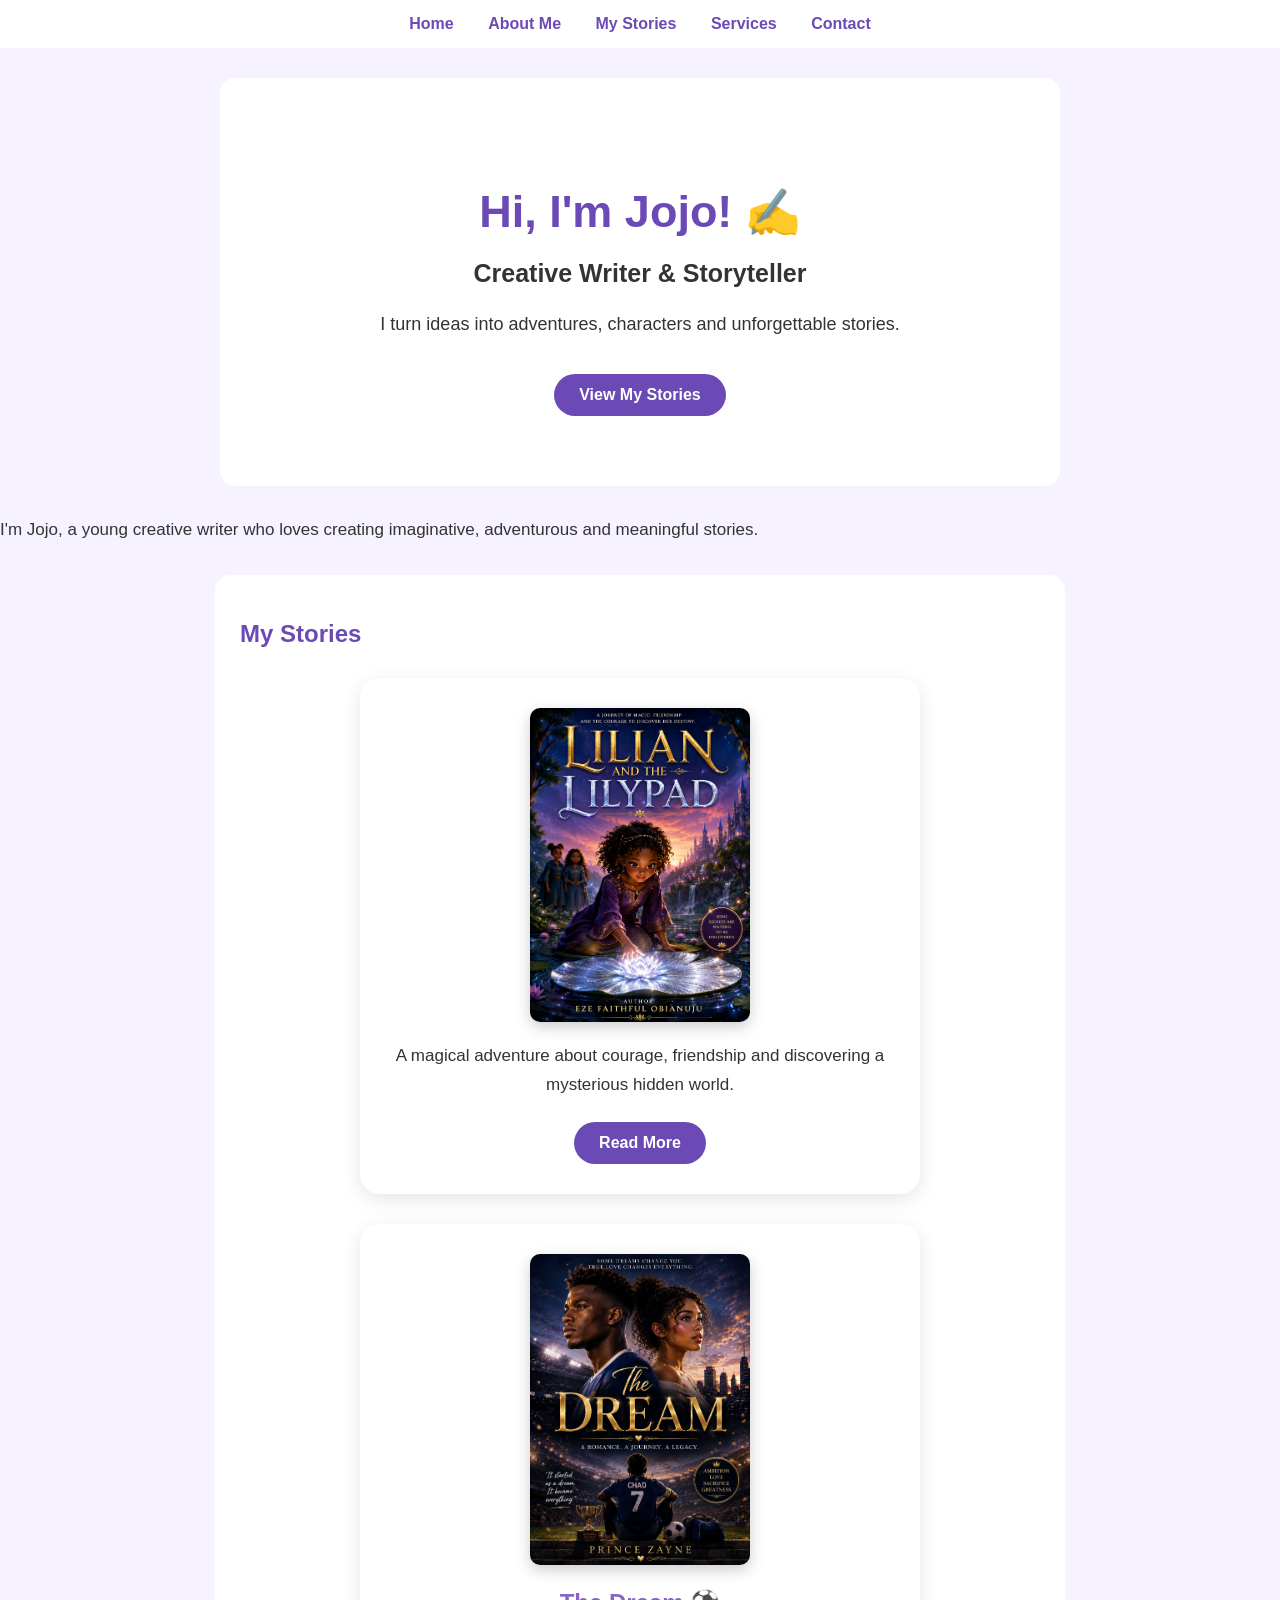
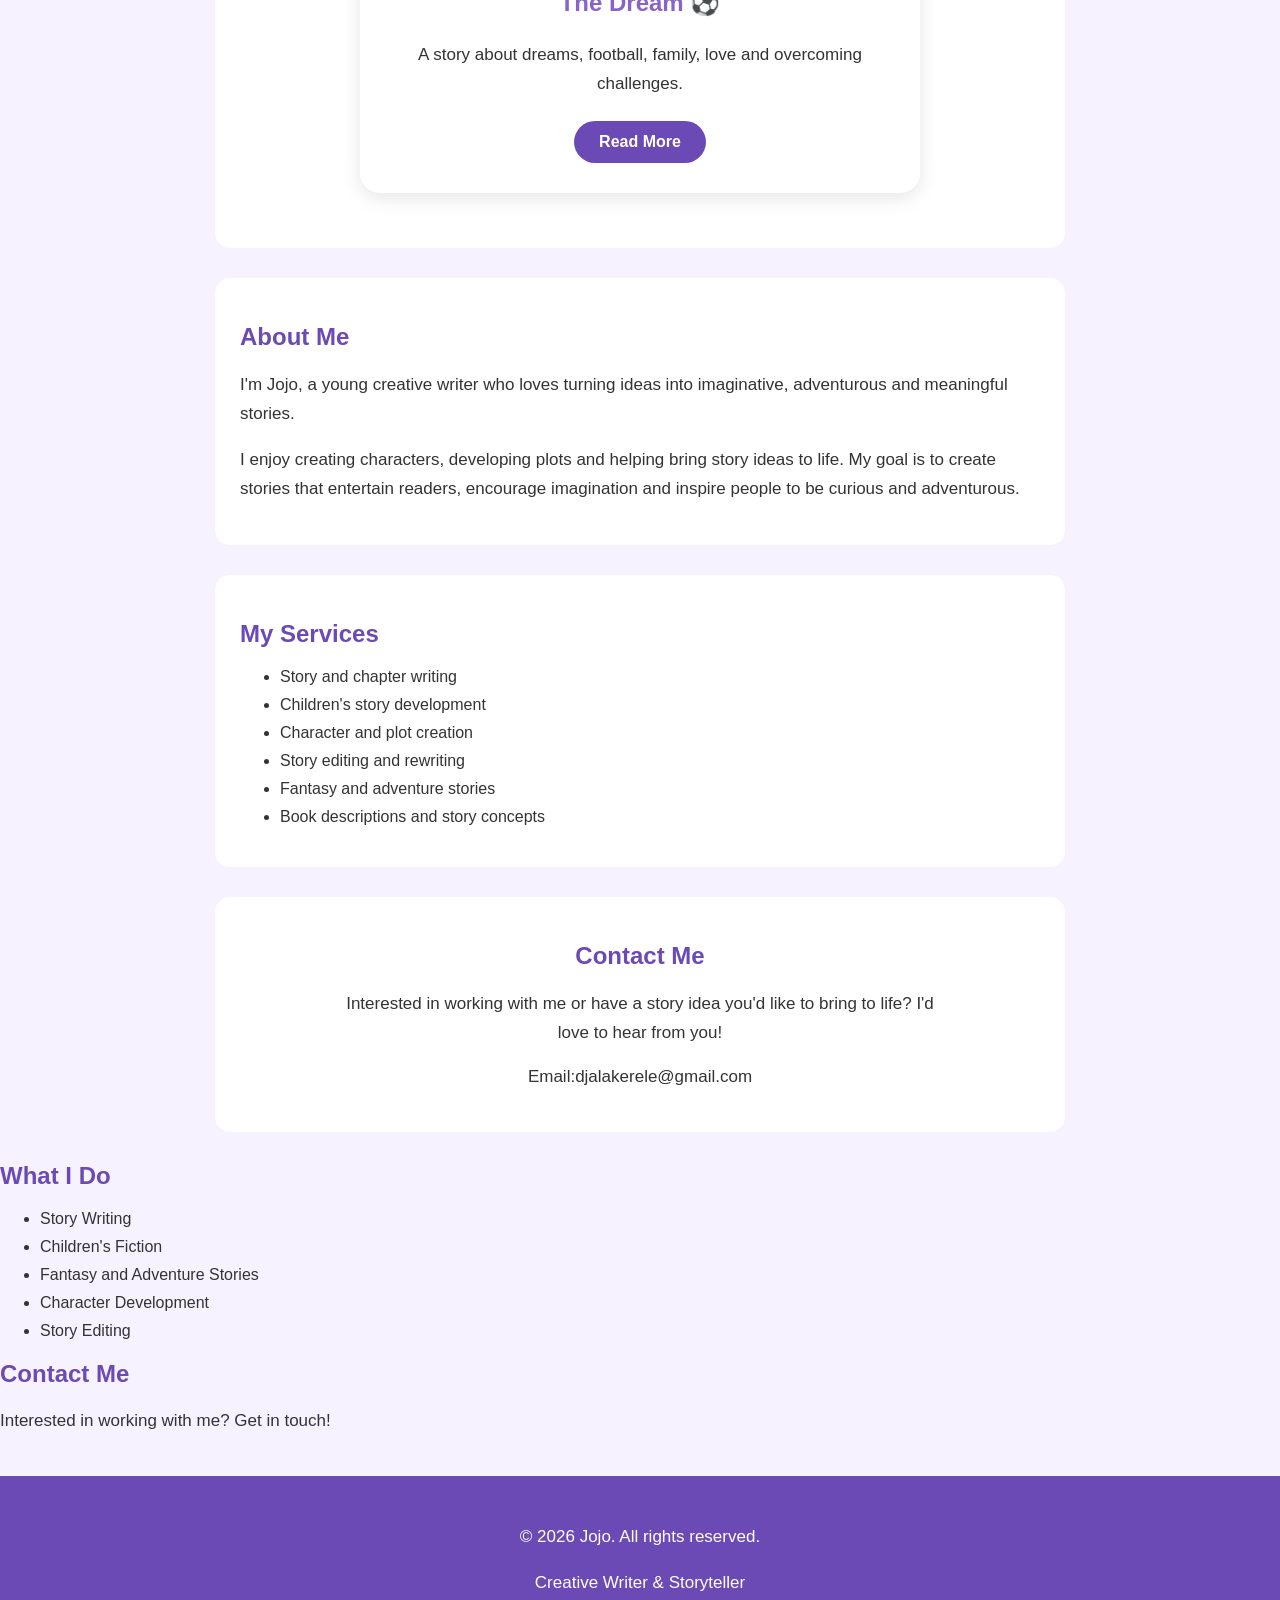
<file: index.html>
<!DOCTYPE html>
<html>
<head>
    <title>Jojo | Creative Writer</title>

    <link rel="stylesheet" href="style.css">
</head>

<body>
<nav>
    <a href="#home">Home</a>
    <a href="#about">About Me</a>
    <a href="#stories">My Stories</a>
    <a href="#services">Services</a>
    <a href="#contact">Contact</a>
</nav>
    <section id="home" class="hero">

    <h1>Hi, I'm Jojo! ✍️</h1>

    <h2>Creative Writer & Storyteller</h2>

    <p>
        I turn ideas into adventures, characters and unforgettable stories.
    </p>

    <a href="#stories" class="button">View My Stories</a>

</section>

    <p>
        I'm Jojo, a young creative writer who loves creating
        imaginative, adventurous and meaningful stories.
    </p>

    <section id="stories">

    <h2>My Stories</h2>

    <div class="story">
<img src="lilian-cover.png" alt="Lilian and the Lilypad book cover" class="book-cover">

   <p>
            A magical adventure about courage, friendship and discovering
            a mysterious hidden world.
        </p>

        <a href="#" class="button">Read More</a>
    </div>

    <div class="story">
<img src="dream-cover.png" alt="The Dream book cover" class="book-cover">
        <h3>The Dream ⚽</h3>

        <p>
            A story about dreams, football, family, love and overcoming
            challenges.
        </p>

        <a href="#" class="button">Read More</a>
    </div>

</section>
<section id="about">

    <h2>About Me</h2>

    <p>
        I'm Jojo, a young creative writer who loves turning ideas into
        imaginative, adventurous and meaningful stories.
    </p>

    <p>
        I enjoy creating characters, developing plots and helping bring
        story ideas to life. My goal is to create stories that entertain
        readers, encourage imagination and inspire people to be curious
        and adventurous.
    </p>

</section>
<section id="services">

    <h2>My Services</h2>

    <ul>
        <li>Story and chapter writing</li>
        <li>Children's story development</li>
        <li>Character and plot creation</li>
        <li>Story editing and rewriting</li>
        <li>Fantasy and adventure stories</li>
        <li>Book descriptions and story concepts</li>
    </ul>

</section>
<section id="contact">

    <h2>Contact Me</h2>

    <p>
        Interested in working with me or have a story idea you'd like
        to bring to life? I'd love to hear from you!
    </p>

    <p>
        Email:djalakerele@gmail.com
    </p>

</section>

    <h2>What I Do</h2>

    <ul>
        <li>Story Writing</li>
        <li>Children's Fiction</li>
        <li>Fantasy and Adventure Stories</li>
        <li>Character Development</li>
        <li>Story Editing</li>
    </ul>

    <h2>Contact Me</h2>

    <p>
        Interested in working with me? Get in touch!
    </p>

</body>
<footer>

    <p>© 2026 Jojo. All rights reserved.</p>

    <p>Creative Writer & Storyteller</p>

</footer>
</html>
</file>
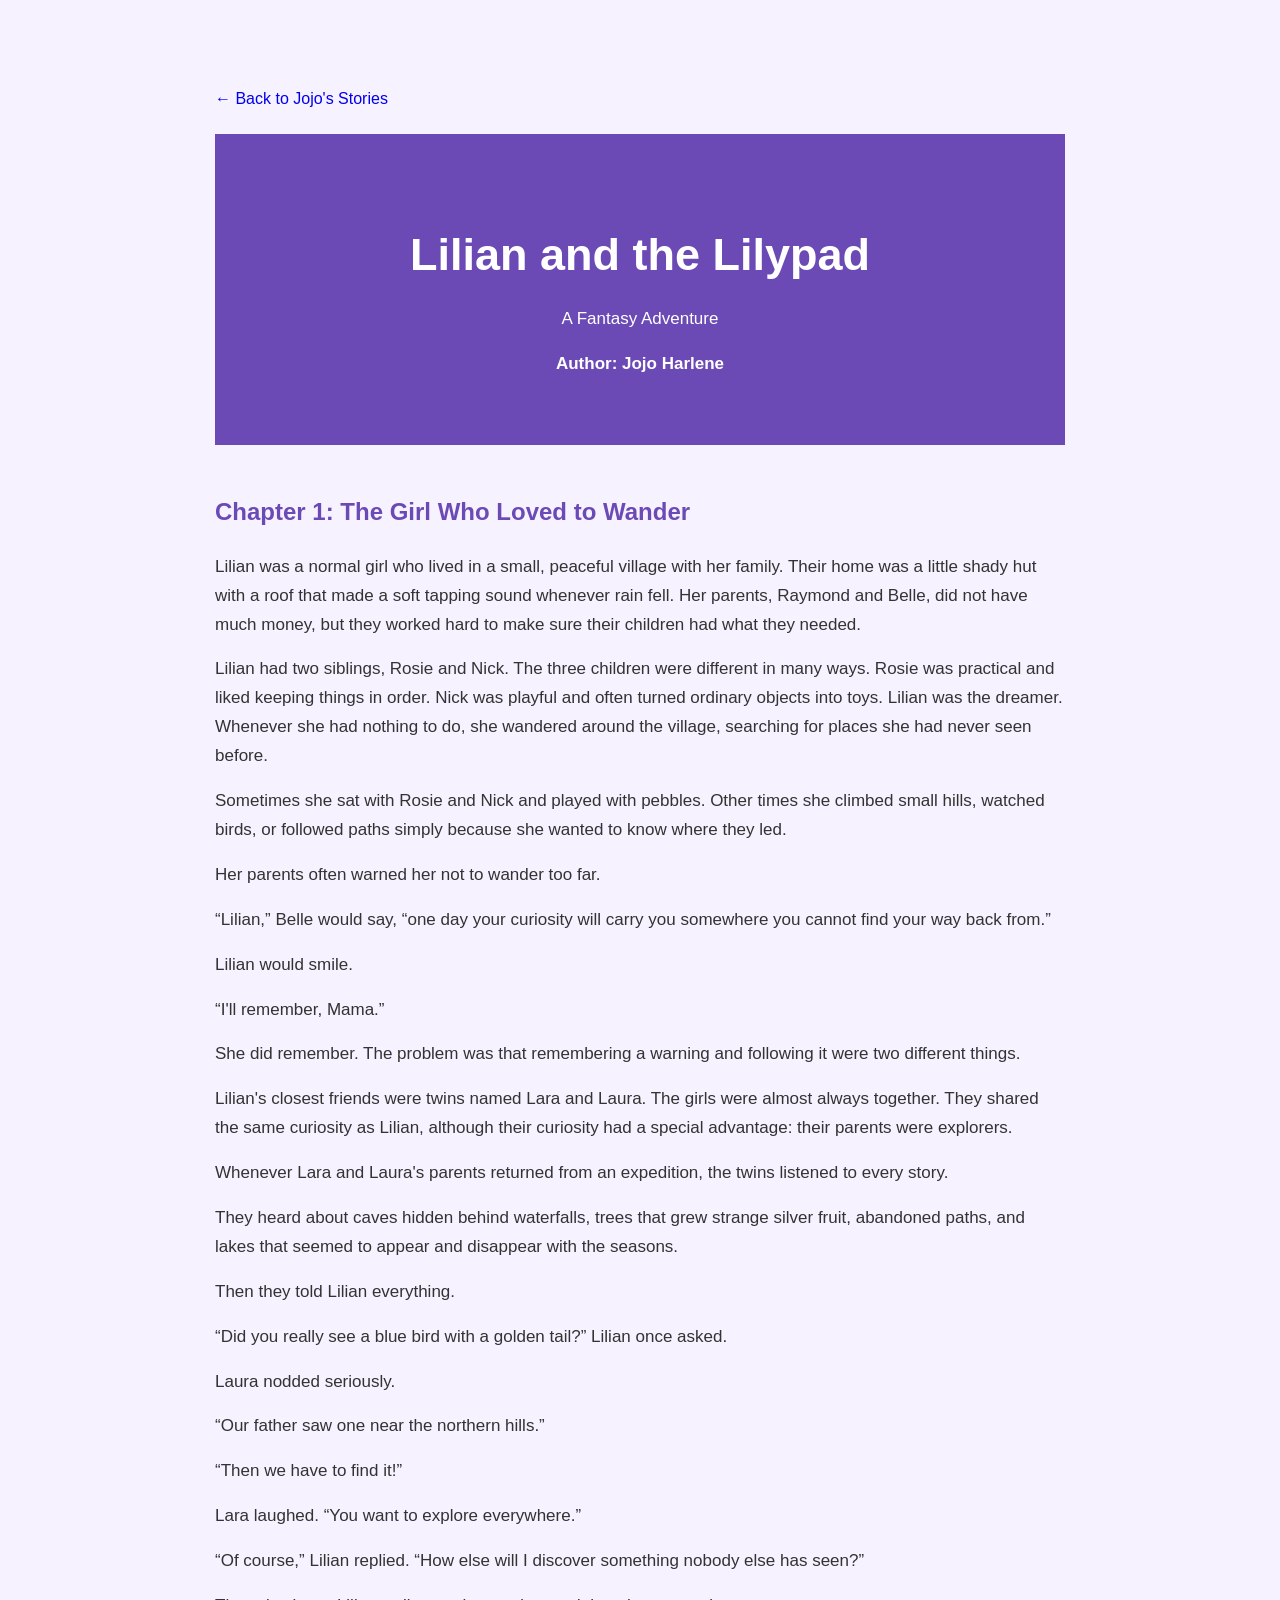
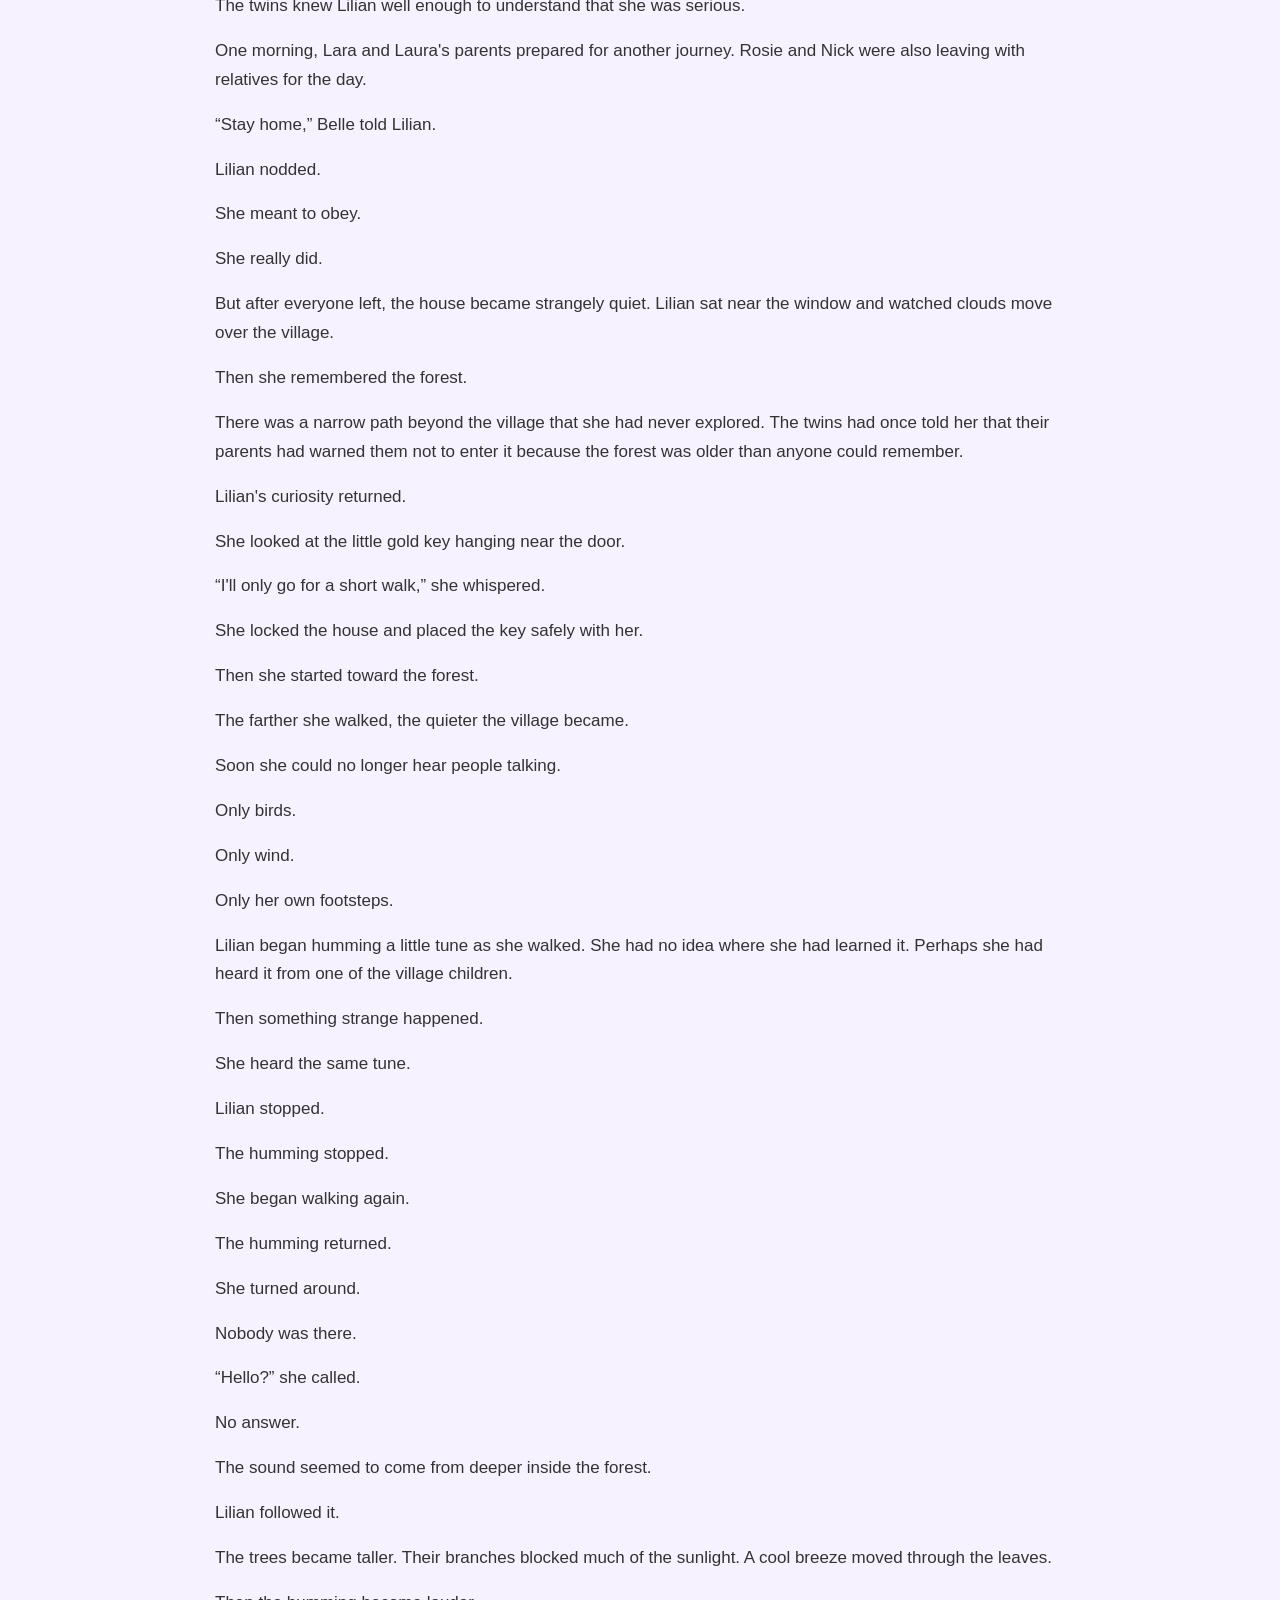
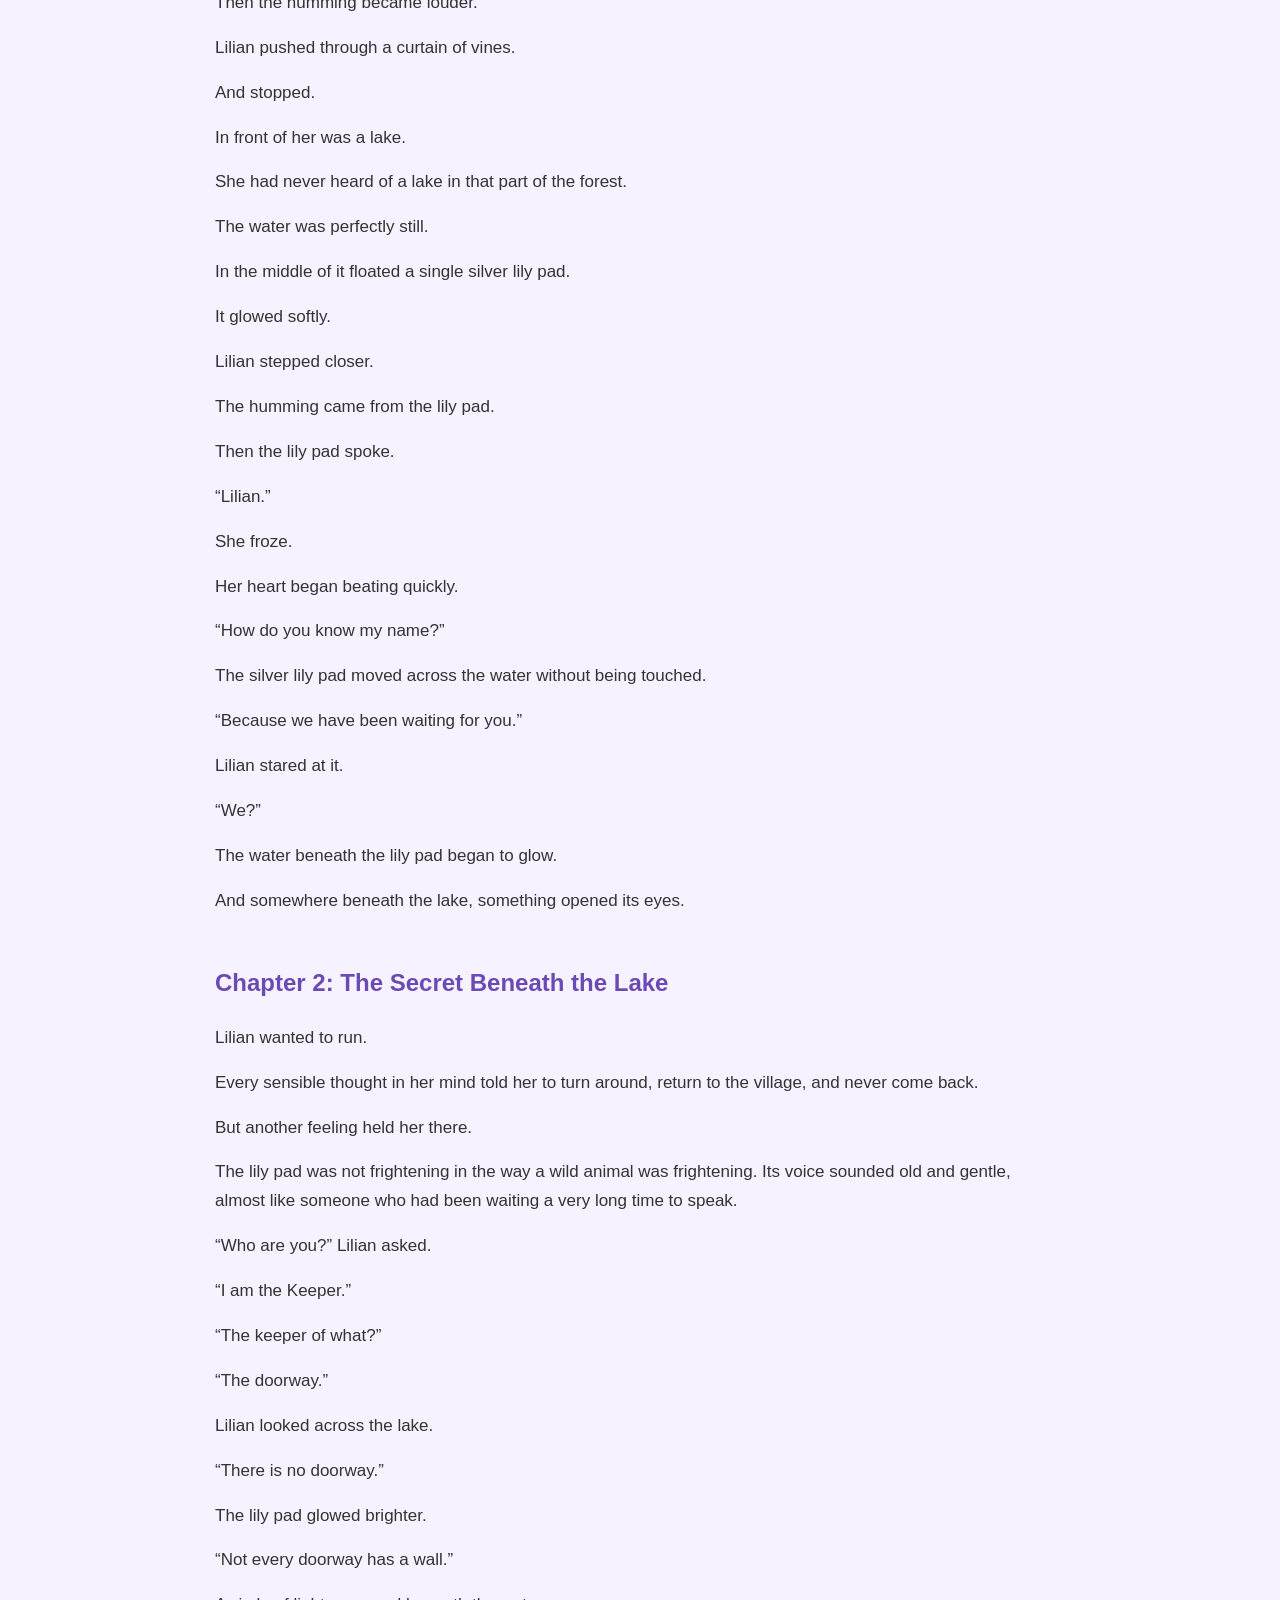
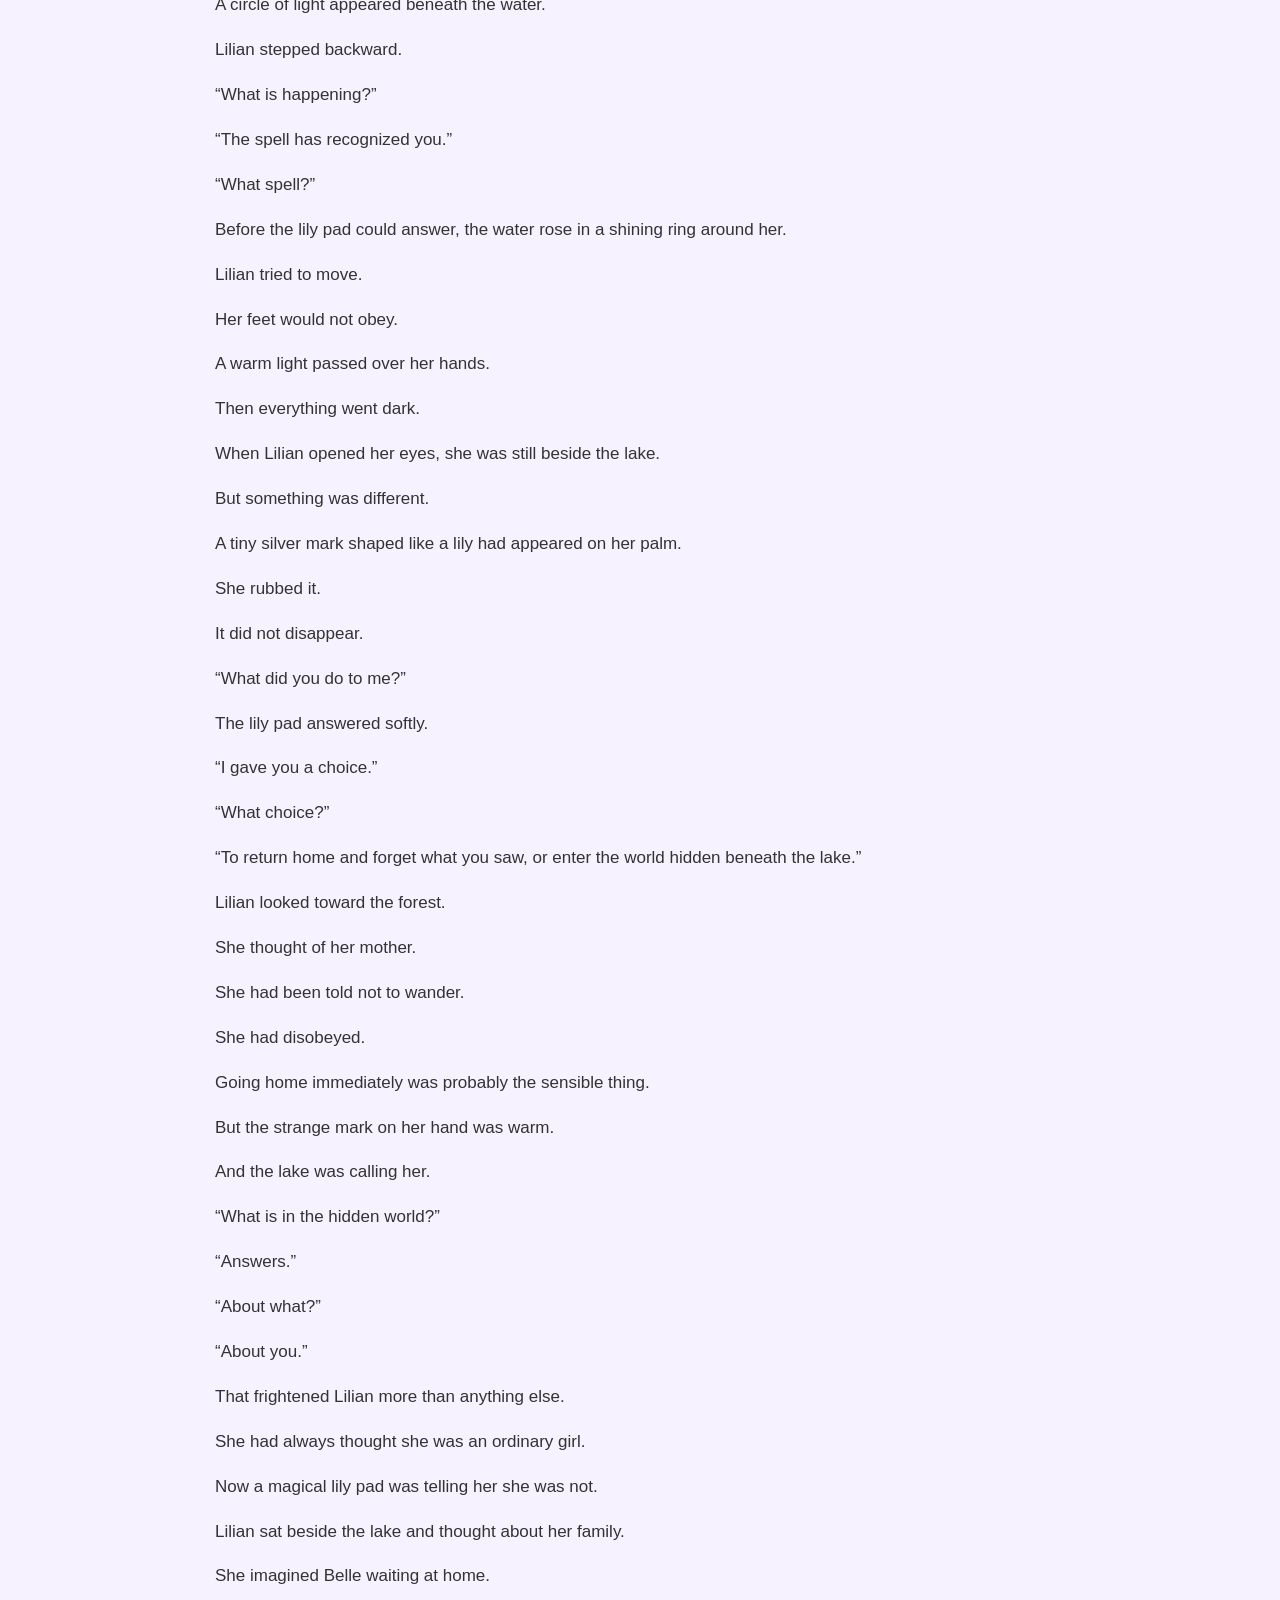
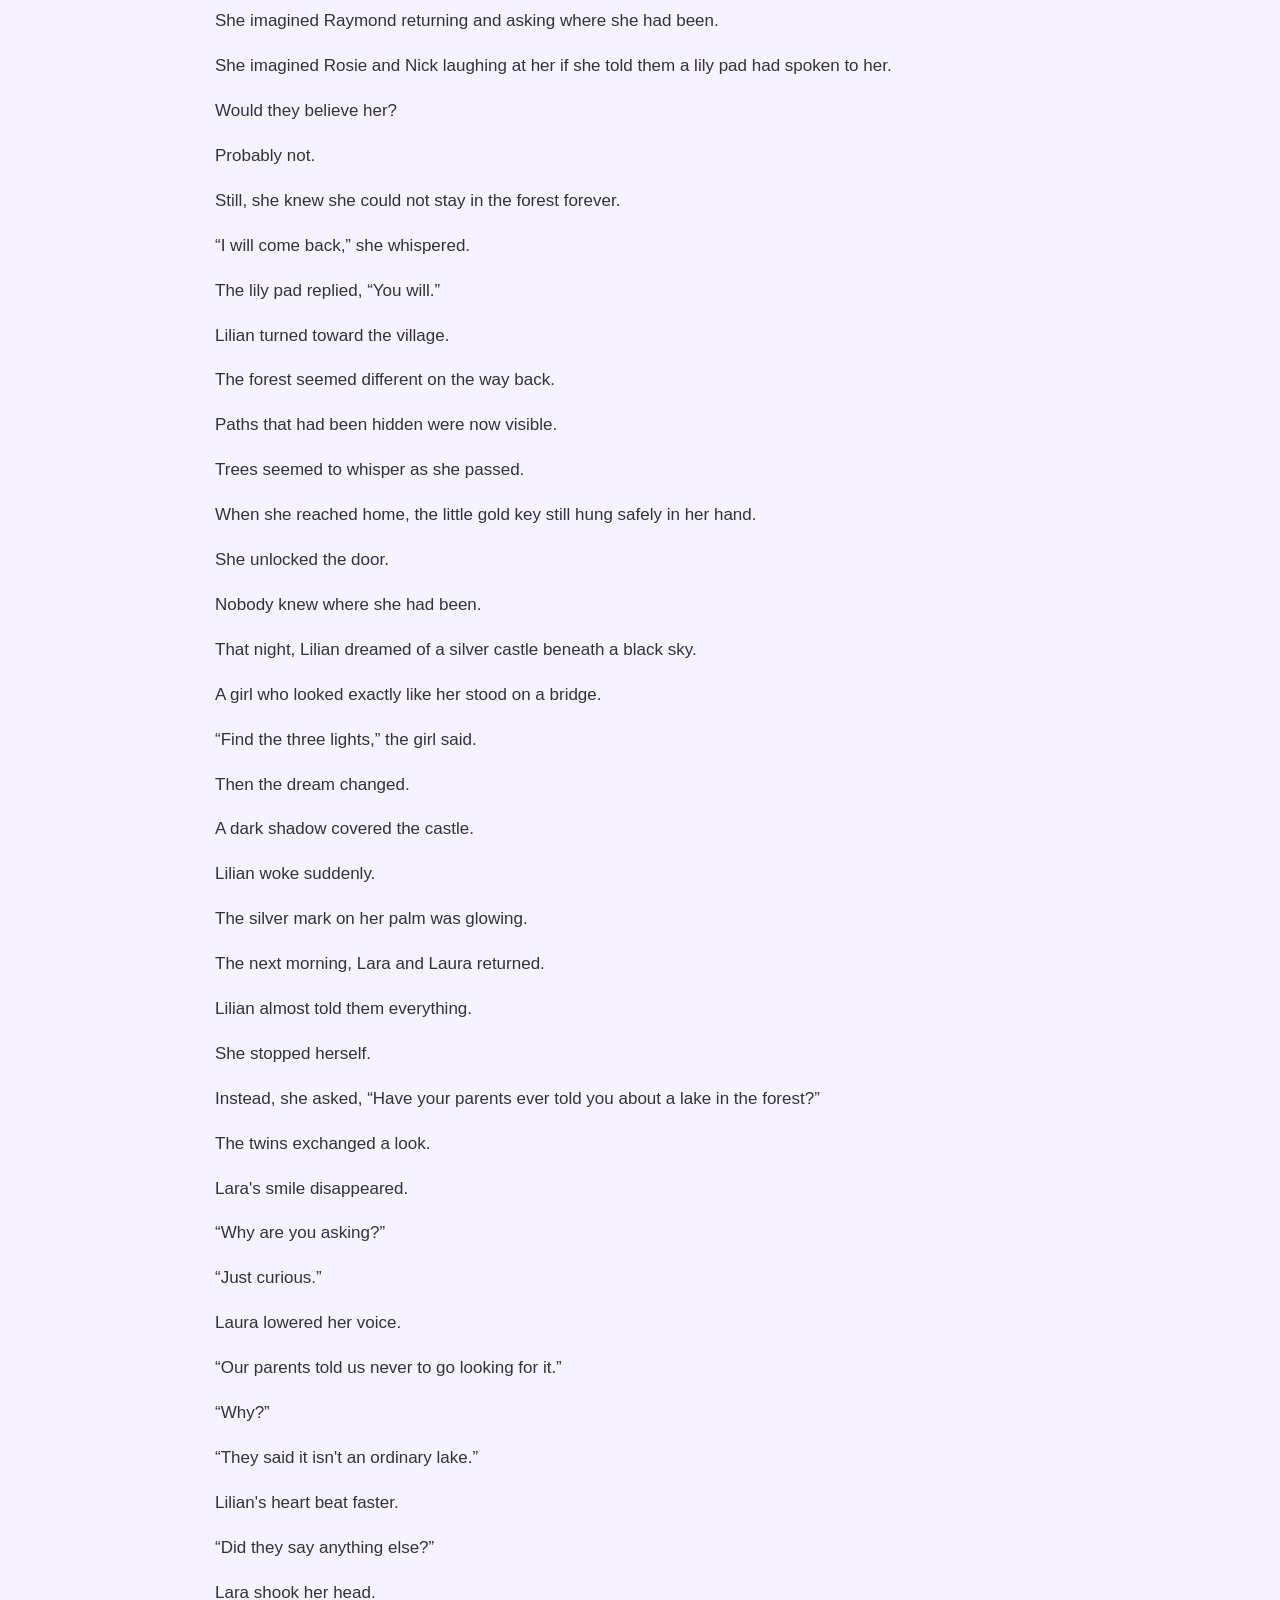
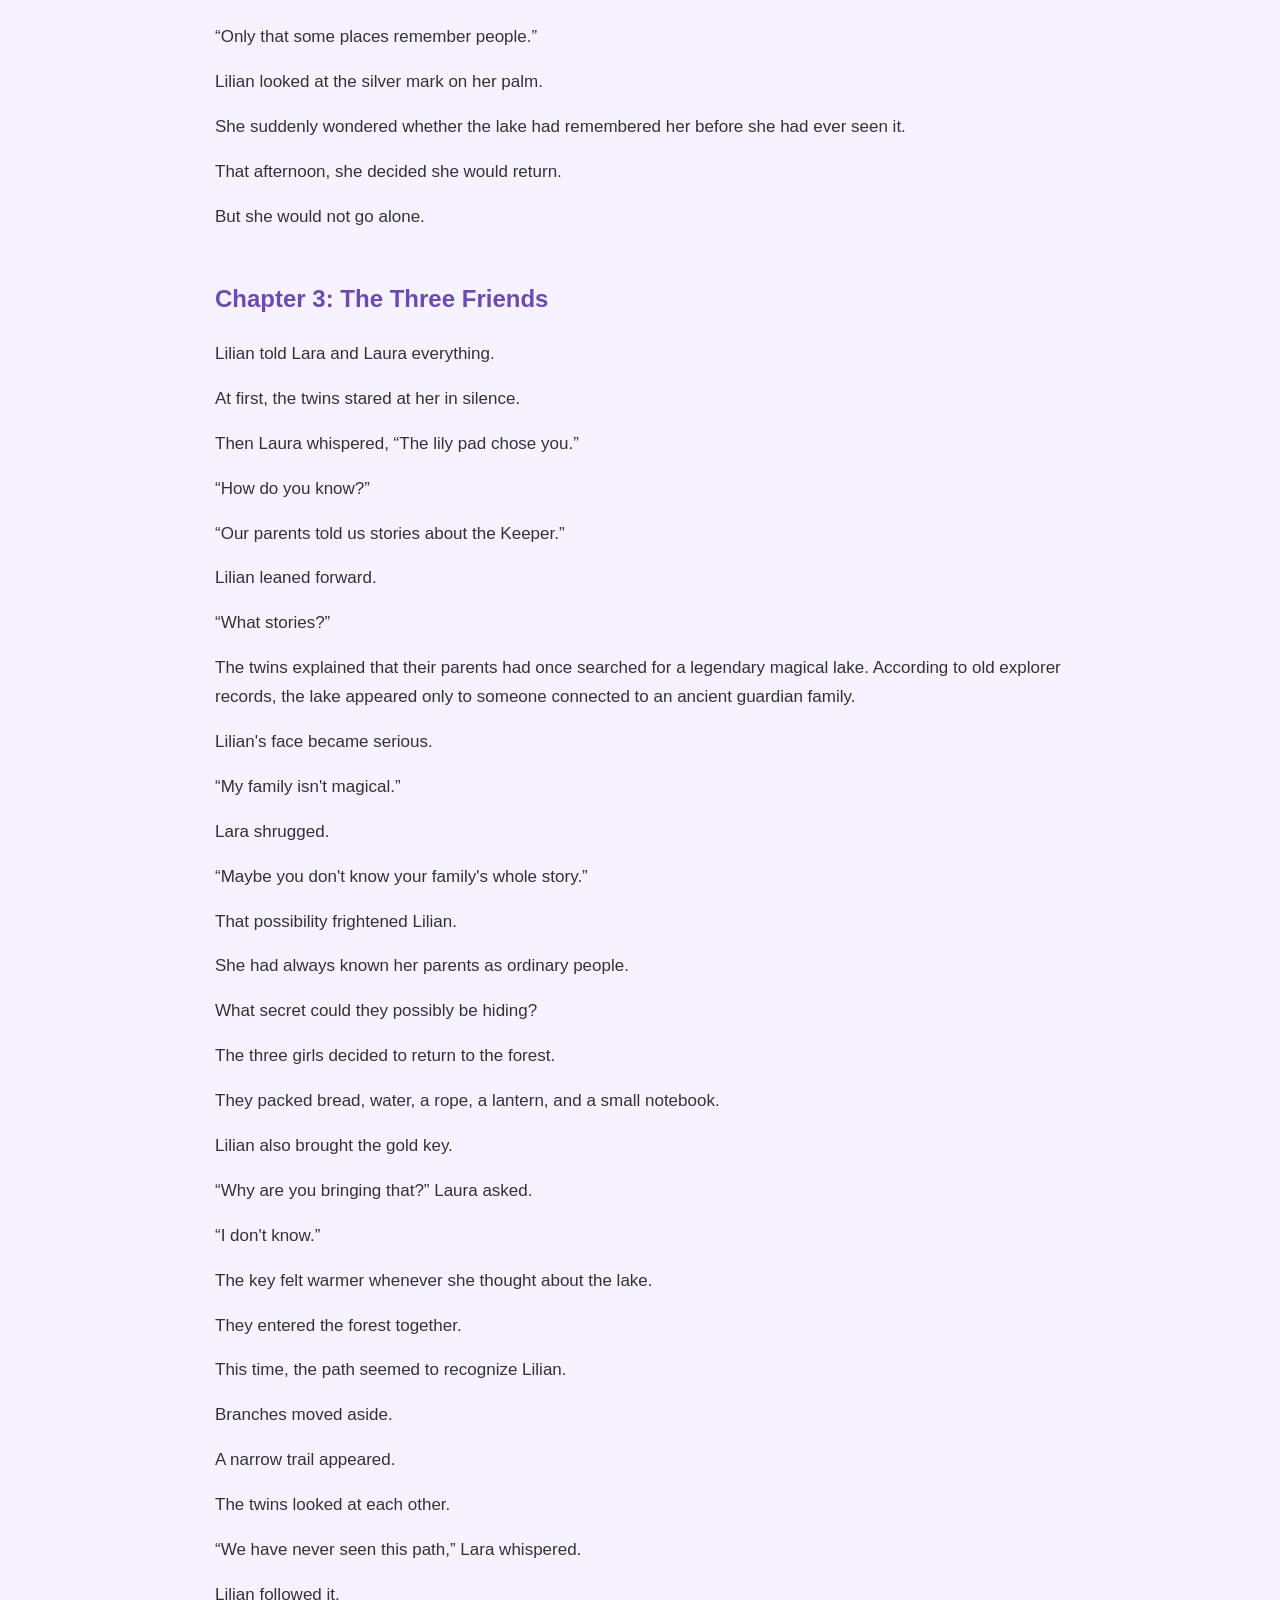
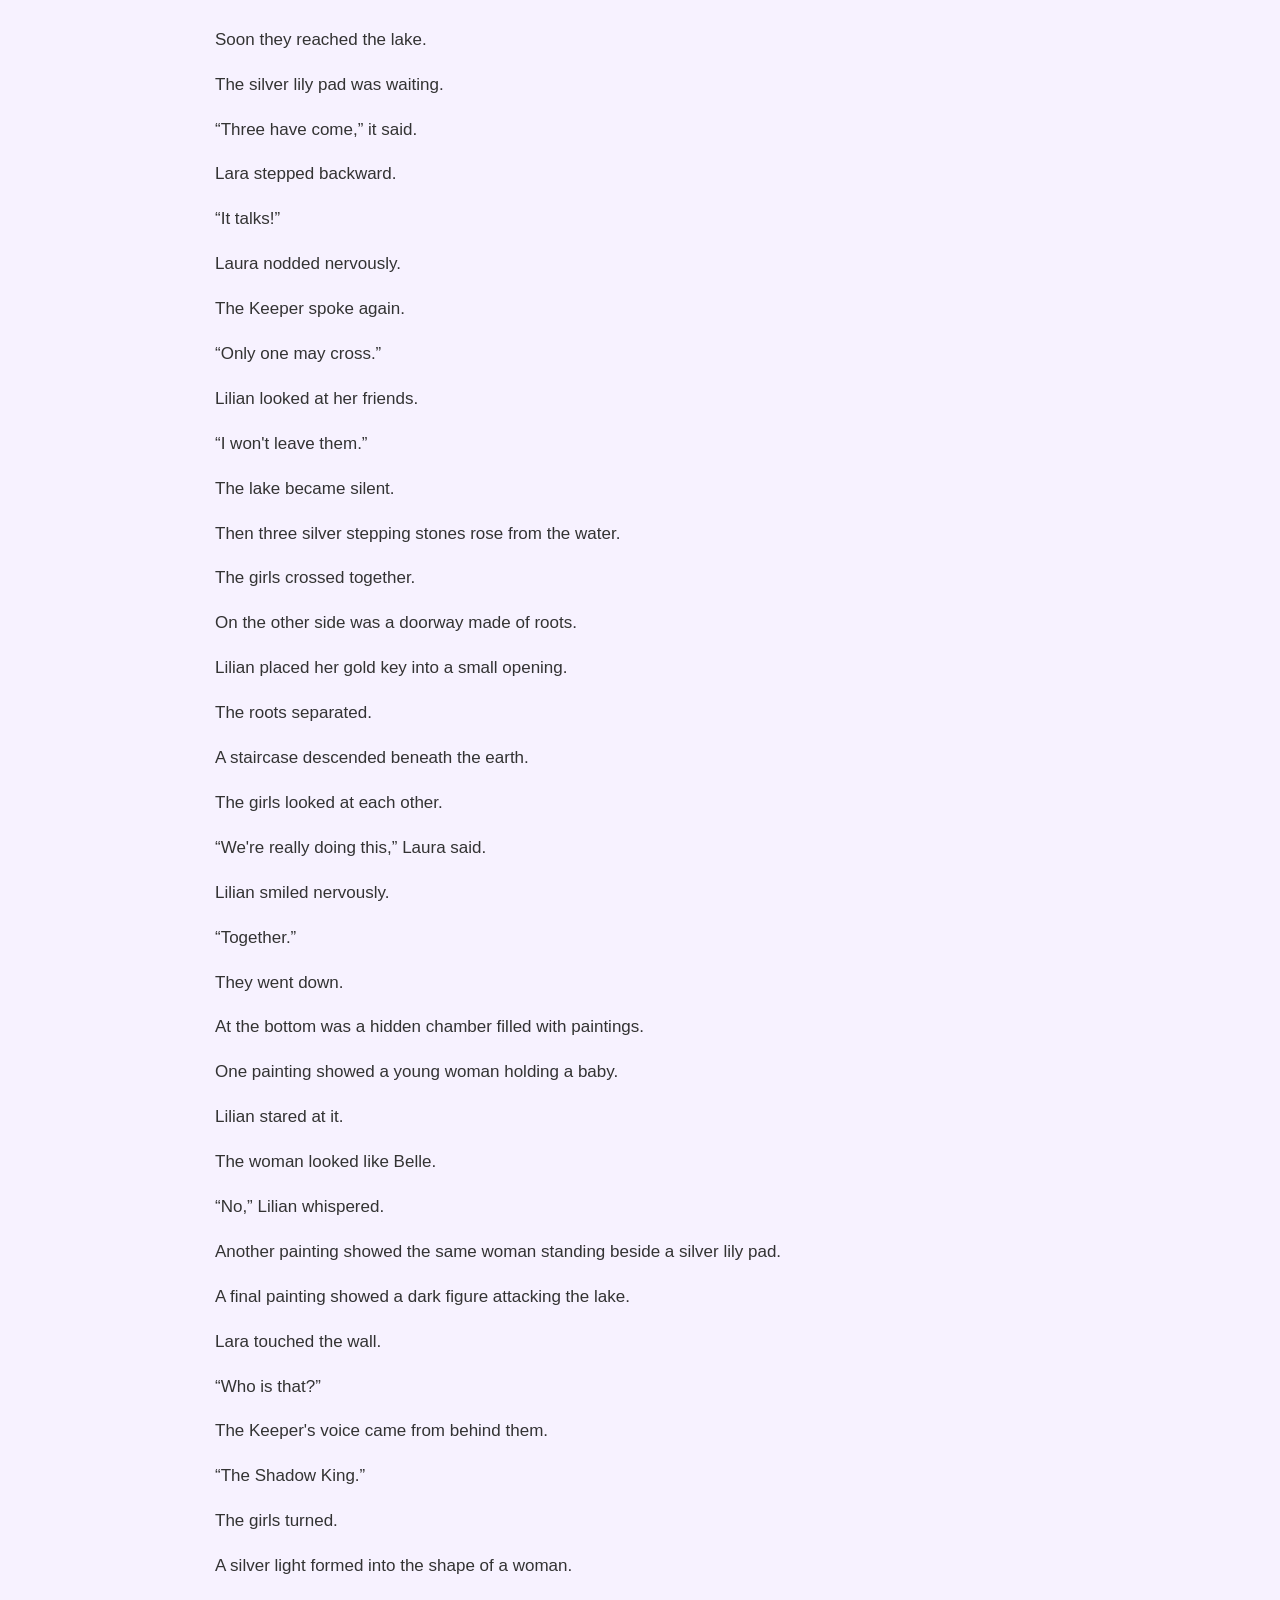
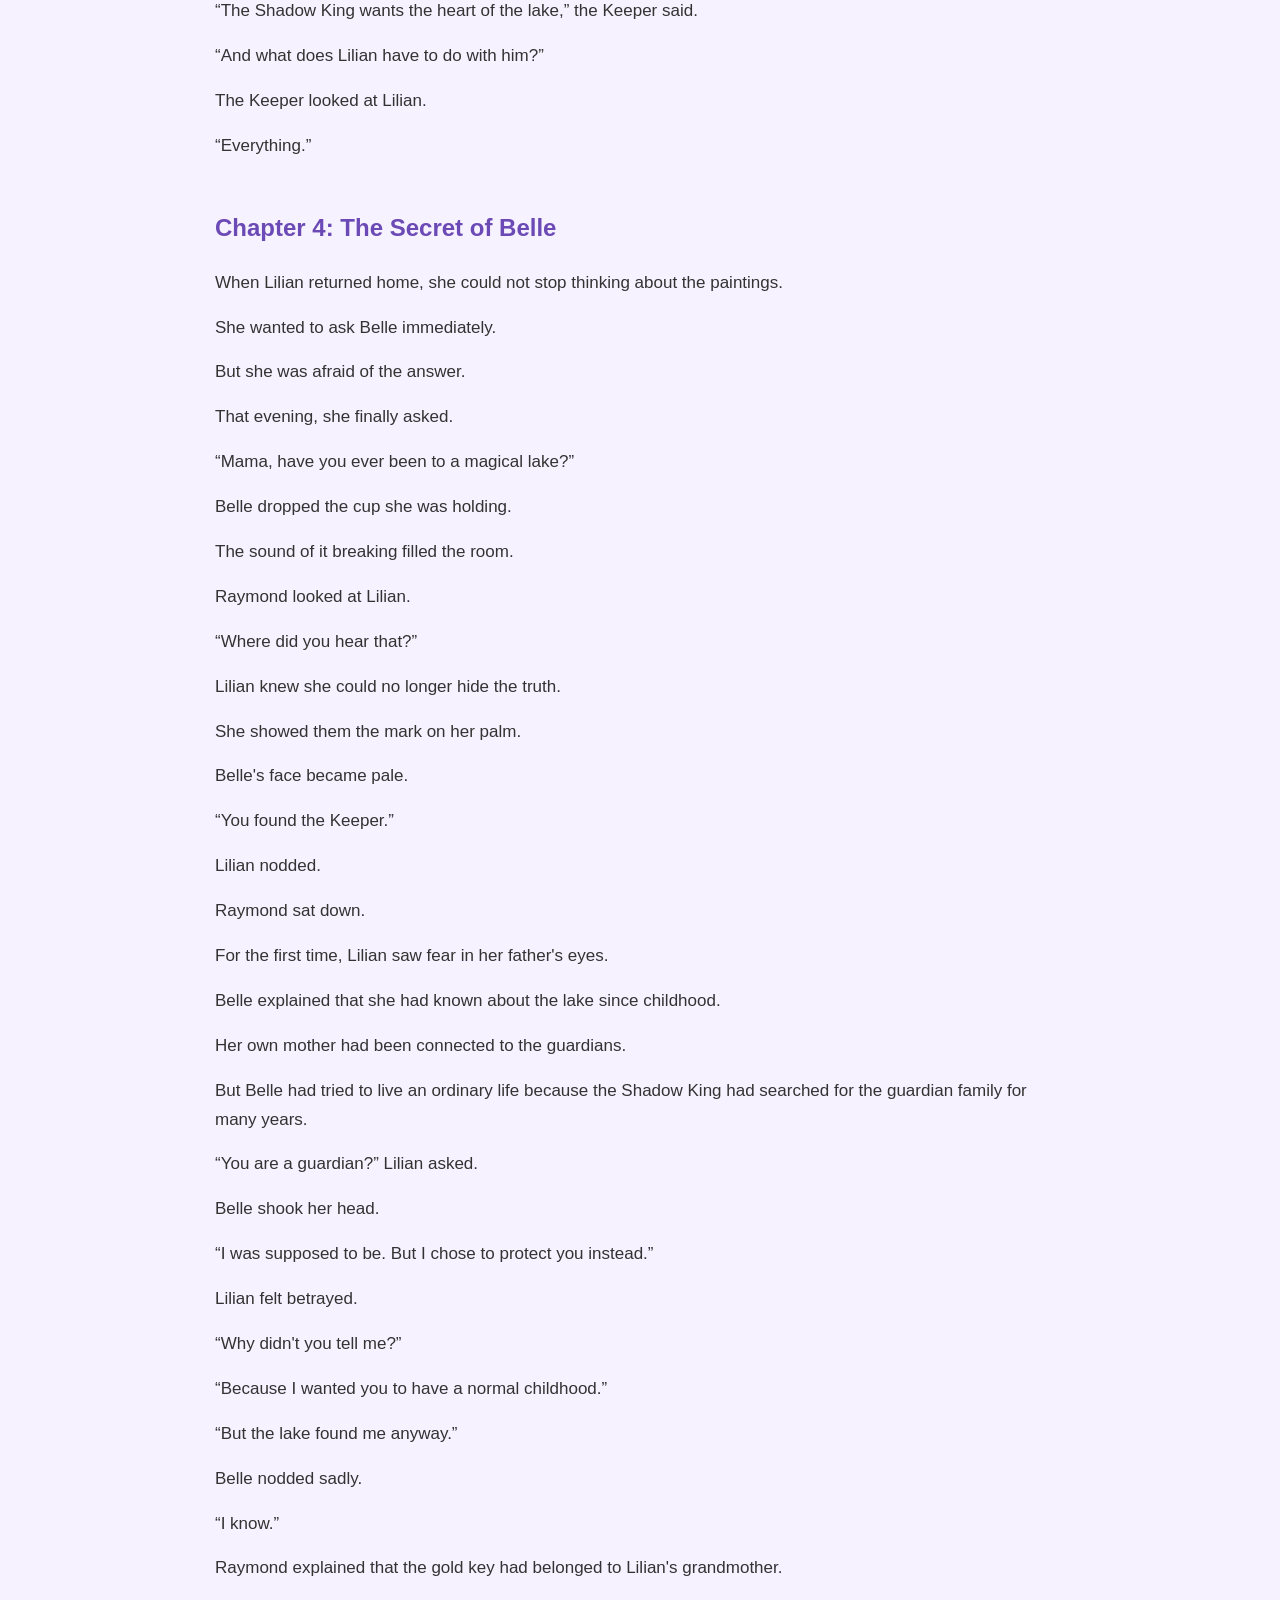
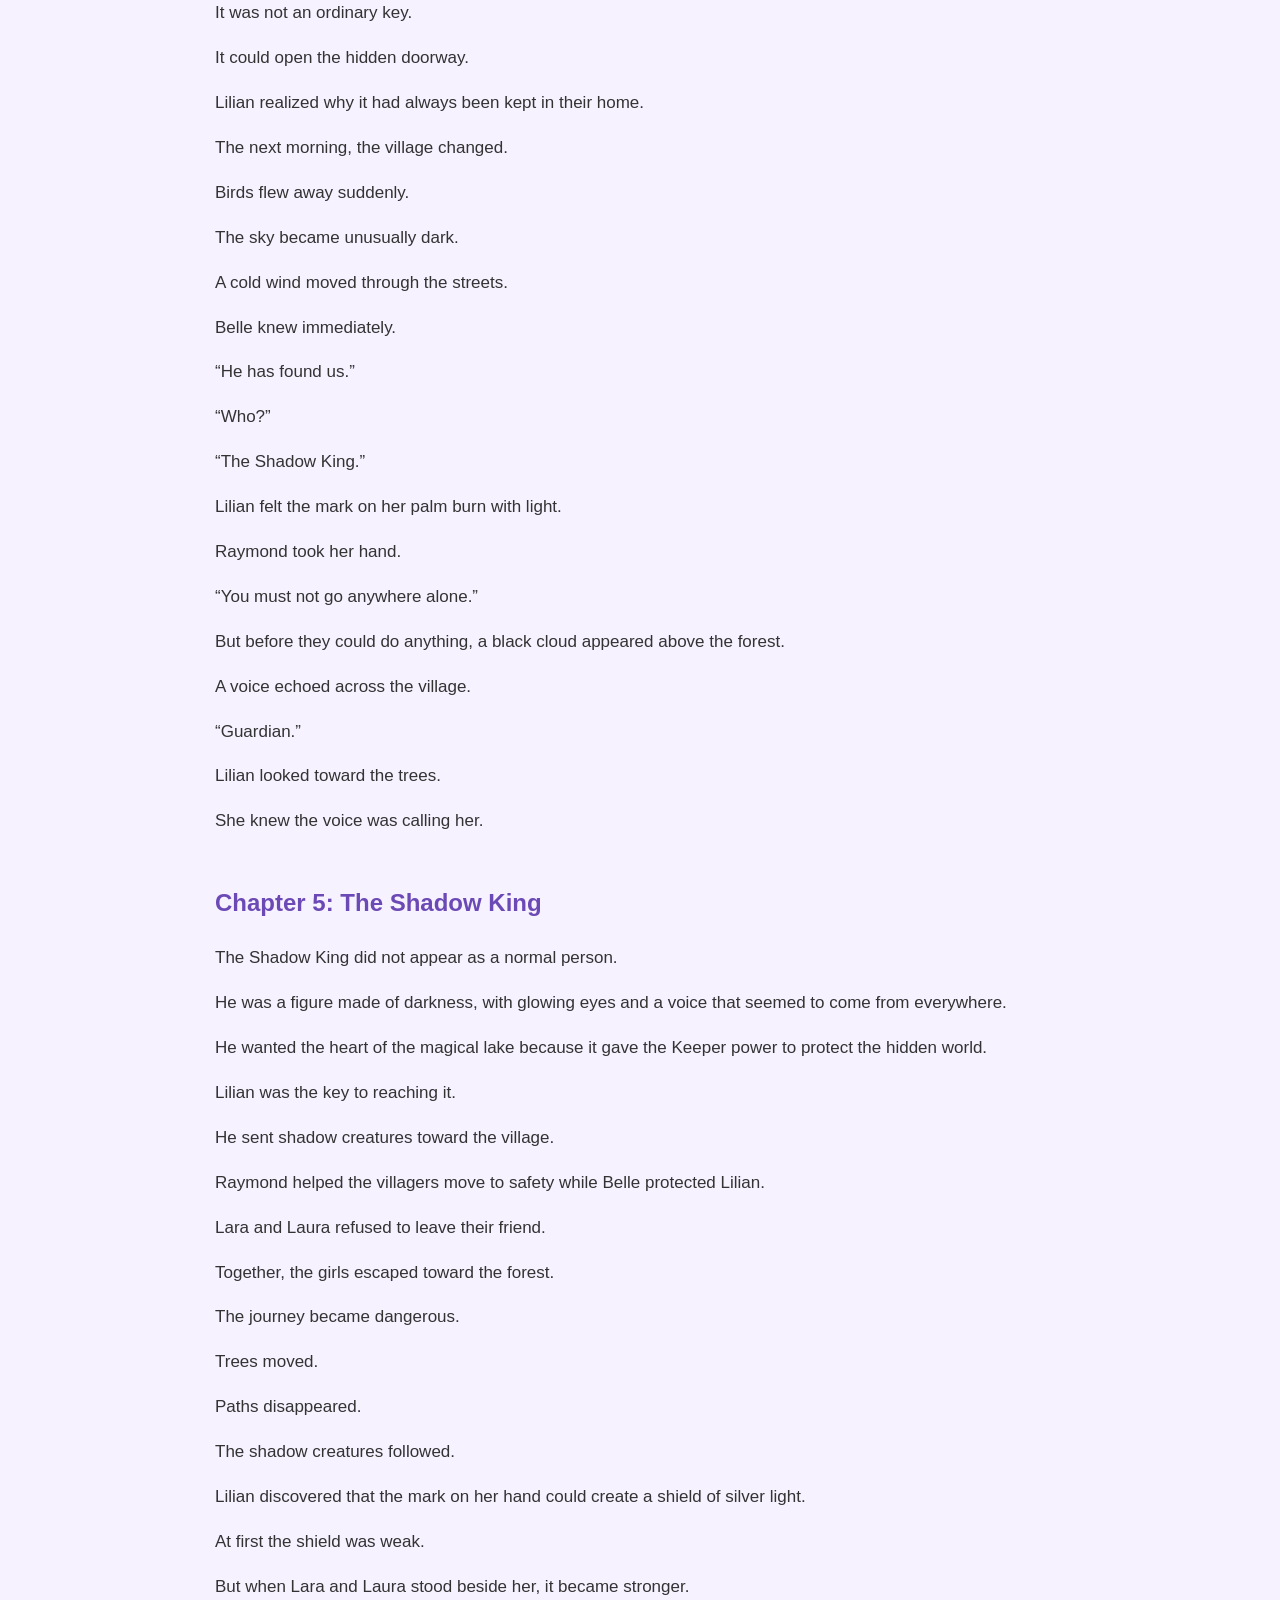
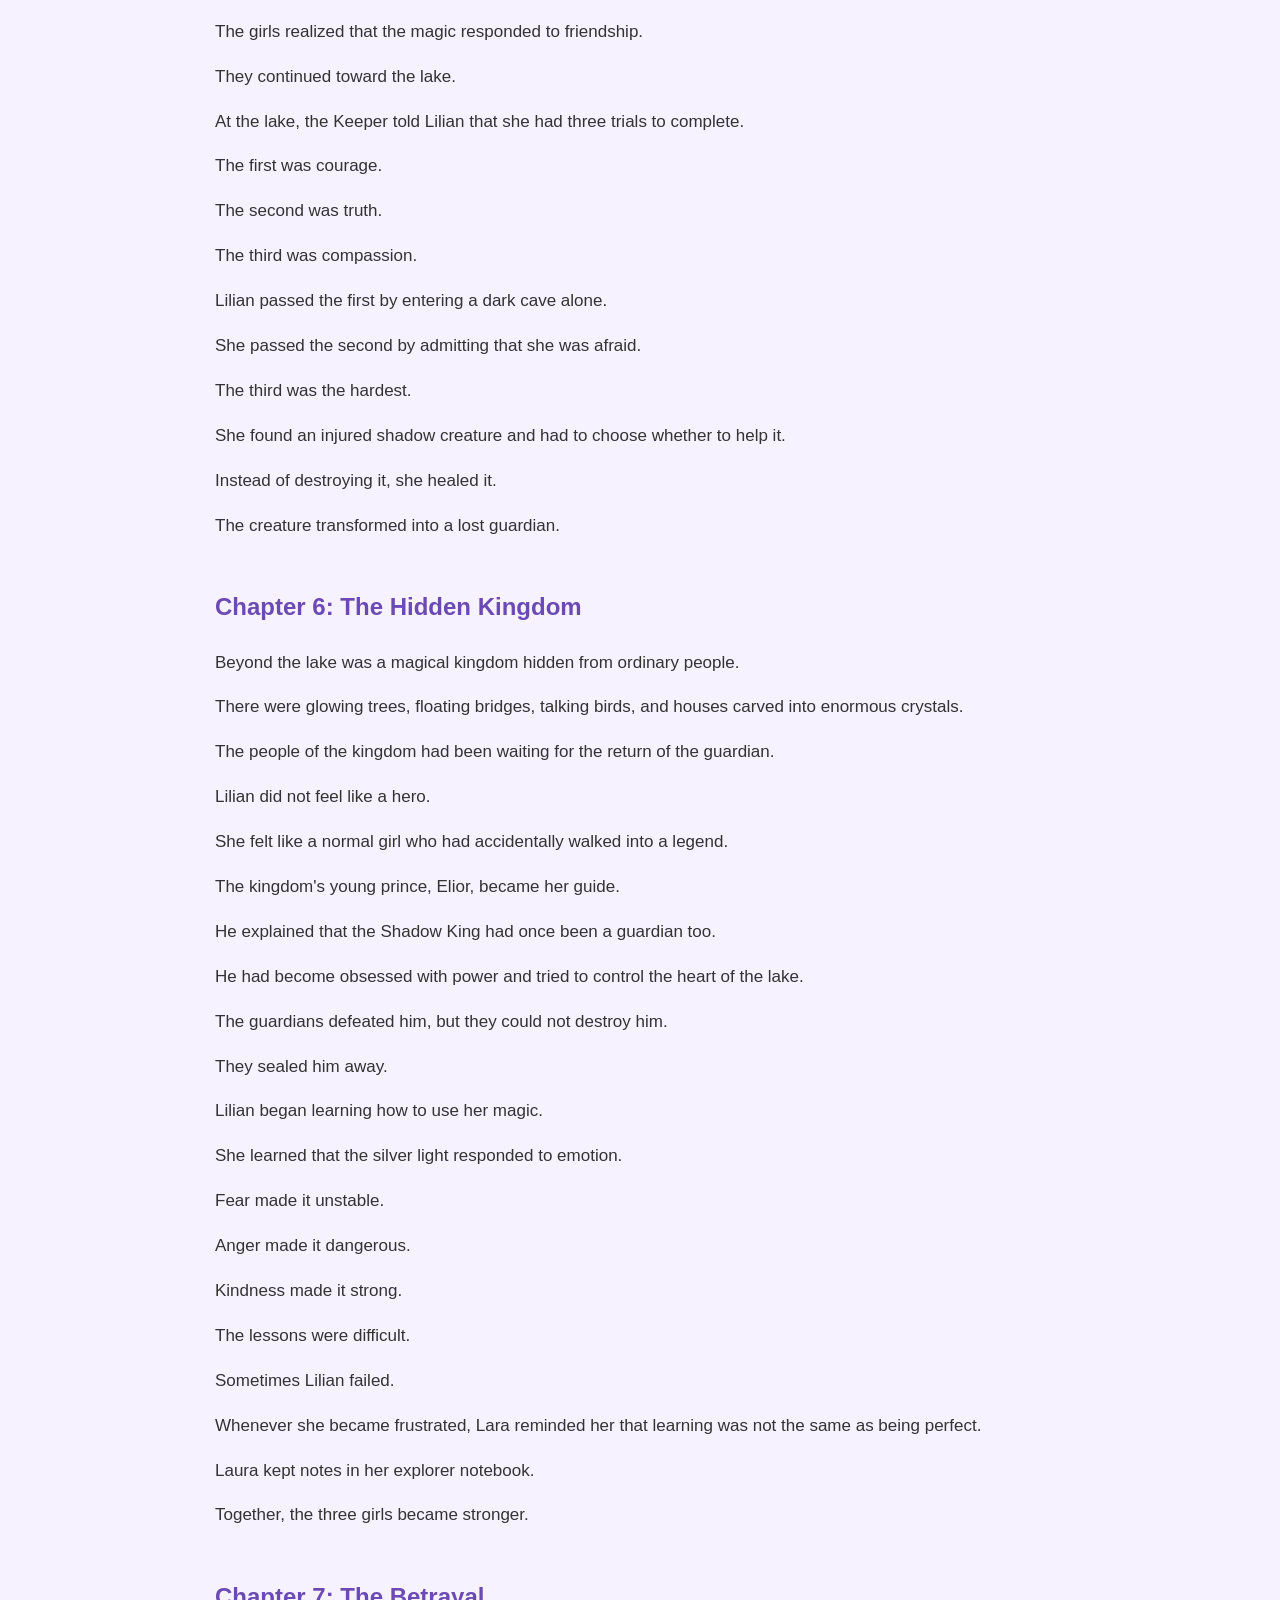
<file: lilian.html.html>
<!DOCTYPE html>
<html lang="en">
<head>
<meta charset="UTF-8">
<meta name="viewport" content="width=device-width, initial-scale=1.0">
<title>Lilian and the Lilypad | Jojo's Writing Portfolio</title>
<link rel="stylesheet" href="../style.css">
<style>
.story-page{max-width:850px;margin:40px auto;padding:25px;line-height:1.8}
.story-page header{text-align:center;margin-bottom:35px}
.story-page h2{margin-top:45px}
.story-page p{margin:0 0 16px}
.back-link{display:inline-block;margin:20px 0;text-decoration:none}
</style>
</head>
<body>
<main class="story-page">
<a class="back-link" href="../index.html">← Back to Jojo's Stories</a>
<header>
<h1>Lilian and the Lilypad</h1>
<p>A Fantasy Adventure</p>
<p><strong>Author: Jojo Harlene </strong></p>
</header>
<article>
<h2>Chapter 1: The Girl Who Loved to Wander</h2>
<p>Lilian was a normal girl who lived in a small, peaceful village with her family. Their home was a little shady hut with a roof that made a soft tapping sound whenever rain fell. Her parents, Raymond and Belle, did not have much money, but they worked hard to make sure their children had what they needed.</p>
<p>Lilian had two siblings, Rosie and Nick. The three children were different in many ways. Rosie was practical and liked keeping things in order. Nick was playful and often turned ordinary objects into toys. Lilian was the dreamer. Whenever she had nothing to do, she wandered around the village, searching for places she had never seen before.</p>
<p>Sometimes she sat with Rosie and Nick and played with pebbles. Other times she climbed small hills, watched birds, or followed paths simply because she wanted to know where they led.</p>
<p>Her parents often warned her not to wander too far.</p>
<p>“Lilian,” Belle would say, “one day your curiosity will carry you somewhere you cannot find your way back from.”</p>
<p>Lilian would smile.</p>
<p>“I&#x27;ll remember, Mama.”</p>
<p>She did remember. The problem was that remembering a warning and following it were two different things.</p>
<p>Lilian&#x27;s closest friends were twins named Lara and Laura. The girls were almost always together. They shared the same curiosity as Lilian, although their curiosity had a special advantage: their parents were explorers.</p>
<p>Whenever Lara and Laura&#x27;s parents returned from an expedition, the twins listened to every story.</p>
<p>They heard about caves hidden behind waterfalls, trees that grew strange silver fruit, abandoned paths, and lakes that seemed to appear and disappear with the seasons.</p>
<p>Then they told Lilian everything.</p>
<p>“Did you really see a blue bird with a golden tail?” Lilian once asked.</p>
<p>Laura nodded seriously.</p>
<p>“Our father saw one near the northern hills.”</p>
<p>“Then we have to find it!”</p>
<p>Lara laughed. “You want to explore everywhere.”</p>
<p>“Of course,” Lilian replied. “How else will I discover something nobody else has seen?”</p>
<p>The twins knew Lilian well enough to understand that she was serious.</p>
<p>One morning, Lara and Laura&#x27;s parents prepared for another journey. Rosie and Nick were also leaving with relatives for the day.</p>
<p>“Stay home,” Belle told Lilian.</p>
<p>Lilian nodded.</p>
<p>She meant to obey.</p>
<p>She really did.</p>
<p>But after everyone left, the house became strangely quiet. Lilian sat near the window and watched clouds move over the village.</p>
<p>Then she remembered the forest.</p>
<p>There was a narrow path beyond the village that she had never explored. The twins had once told her that their parents had warned them not to enter it because the forest was older than anyone could remember.</p>
<p>Lilian&#x27;s curiosity returned.</p>
<p>She looked at the little gold key hanging near the door.</p>
<p>“I&#x27;ll only go for a short walk,” she whispered.</p>
<p>She locked the house and placed the key safely with her.</p>
<p>Then she started toward the forest.</p>
<p>The farther she walked, the quieter the village became.</p>
<p>Soon she could no longer hear people talking.</p>
<p>Only birds.</p>
<p>Only wind.</p>
<p>Only her own footsteps.</p>
<p>Lilian began humming a little tune as she walked. She had no idea where she had learned it. Perhaps she had heard it from one of the village children.</p>
<p>Then something strange happened.</p>
<p>She heard the same tune.</p>
<p>Lilian stopped.</p>
<p>The humming stopped.</p>
<p>She began walking again.</p>
<p>The humming returned.</p>
<p>She turned around.</p>
<p>Nobody was there.</p>
<p>“Hello?” she called.</p>
<p>No answer.</p>
<p>The sound seemed to come from deeper inside the forest.</p>
<p>Lilian followed it.</p>
<p>The trees became taller. Their branches blocked much of the sunlight. A cool breeze moved through the leaves.</p>
<p>Then the humming became louder.</p>
<p>Lilian pushed through a curtain of vines.</p>
<p>And stopped.</p>
<p>In front of her was a lake.</p>
<p>She had never heard of a lake in that part of the forest.</p>
<p>The water was perfectly still.</p>
<p>In the middle of it floated a single silver lily pad.</p>
<p>It glowed softly.</p>
<p>Lilian stepped closer.</p>
<p>The humming came from the lily pad.</p>
<p>Then the lily pad spoke.</p>
<p>“Lilian.”</p>
<p>She froze.</p>
<p>Her heart began beating quickly.</p>
<p>“How do you know my name?”</p>
<p>The silver lily pad moved across the water without being touched.</p>
<p>“Because we have been waiting for you.”</p>
<p>Lilian stared at it.</p>
<p>“We?”</p>
<p>The water beneath the lily pad began to glow.</p>
<p>And somewhere beneath the lake, something opened its eyes.</p>
<h2>Chapter 2: The Secret Beneath the Lake</h2>
<p>Lilian wanted to run.</p>
<p>Every sensible thought in her mind told her to turn around, return to the village, and never come back.</p>
<p>But another feeling held her there.</p>
<p>The lily pad was not frightening in the way a wild animal was frightening. Its voice sounded old and gentle, almost like someone who had been waiting a very long time to speak.</p>
<p>“Who are you?” Lilian asked.</p>
<p>“I am the Keeper.”</p>
<p>“The keeper of what?”</p>
<p>“The doorway.”</p>
<p>Lilian looked across the lake.</p>
<p>“There is no doorway.”</p>
<p>The lily pad glowed brighter.</p>
<p>“Not every doorway has a wall.”</p>
<p>A circle of light appeared beneath the water.</p>
<p>Lilian stepped backward.</p>
<p>“What is happening?”</p>
<p>“The spell has recognized you.”</p>
<p>“What spell?”</p>
<p>Before the lily pad could answer, the water rose in a shining ring around her.</p>
<p>Lilian tried to move.</p>
<p>Her feet would not obey.</p>
<p>A warm light passed over her hands.</p>
<p>Then everything went dark.</p>
<p>When Lilian opened her eyes, she was still beside the lake.</p>
<p>But something was different.</p>
<p>A tiny silver mark shaped like a lily had appeared on her palm.</p>
<p>She rubbed it.</p>
<p>It did not disappear.</p>
<p>“What did you do to me?”</p>
<p>The lily pad answered softly.</p>
<p>“I gave you a choice.”</p>
<p>“What choice?”</p>
<p>“To return home and forget what you saw, or enter the world hidden beneath the lake.”</p>
<p>Lilian looked toward the forest.</p>
<p>She thought of her mother.</p>
<p>She had been told not to wander.</p>
<p>She had disobeyed.</p>
<p>Going home immediately was probably the sensible thing.</p>
<p>But the strange mark on her hand was warm.</p>
<p>And the lake was calling her.</p>
<p>“What is in the hidden world?”</p>
<p>“Answers.”</p>
<p>“About what?”</p>
<p>“About you.”</p>
<p>That frightened Lilian more than anything else.</p>
<p>She had always thought she was an ordinary girl.</p>
<p>Now a magical lily pad was telling her she was not.</p>
<p>Lilian sat beside the lake and thought about her family.</p>
<p>She imagined Belle waiting at home.</p>
<p>She imagined Raymond returning and asking where she had been.</p>
<p>She imagined Rosie and Nick laughing at her if she told them a lily pad had spoken to her.</p>
<p>Would they believe her?</p>
<p>Probably not.</p>
<p>Still, she knew she could not stay in the forest forever.</p>
<p>“I will come back,” she whispered.</p>
<p>The lily pad replied, “You will.”</p>
<p>Lilian turned toward the village.</p>
<p>The forest seemed different on the way back.</p>
<p>Paths that had been hidden were now visible.</p>
<p>Trees seemed to whisper as she passed.</p>
<p>When she reached home, the little gold key still hung safely in her hand.</p>
<p>She unlocked the door.</p>
<p>Nobody knew where she had been.</p>
<p>That night, Lilian dreamed of a silver castle beneath a black sky.</p>
<p>A girl who looked exactly like her stood on a bridge.</p>
<p>“Find the three lights,” the girl said.</p>
<p>Then the dream changed.</p>
<p>A dark shadow covered the castle.</p>
<p>Lilian woke suddenly.</p>
<p>The silver mark on her palm was glowing.</p>
<p>The next morning, Lara and Laura returned.</p>
<p>Lilian almost told them everything.</p>
<p>She stopped herself.</p>
<p>Instead, she asked, “Have your parents ever told you about a lake in the forest?”</p>
<p>The twins exchanged a look.</p>
<p>Lara&#x27;s smile disappeared.</p>
<p>“Why are you asking?”</p>
<p>“Just curious.”</p>
<p>Laura lowered her voice.</p>
<p>“Our parents told us never to go looking for it.”</p>
<p>“Why?”</p>
<p>“They said it isn&#x27;t an ordinary lake.”</p>
<p>Lilian&#x27;s heart beat faster.</p>
<p>“Did they say anything else?”</p>
<p>Lara shook her head.</p>
<p>“Only that some places remember people.”</p>
<p>Lilian looked at the silver mark on her palm.</p>
<p>She suddenly wondered whether the lake had remembered her before she had ever seen it.</p>
<p>That afternoon, she decided she would return.</p>
<p>But she would not go alone.</p>
<h2>Chapter 3: The Three Friends</h2>
<p>Lilian told Lara and Laura everything.</p>
<p>At first, the twins stared at her in silence.</p>
<p>Then Laura whispered, “The lily pad chose you.”</p>
<p>“How do you know?”</p>
<p>“Our parents told us stories about the Keeper.”</p>
<p>Lilian leaned forward.</p>
<p>“What stories?”</p>
<p>The twins explained that their parents had once searched for a legendary magical lake. According to old explorer records, the lake appeared only to someone connected to an ancient guardian family.</p>
<p>Lilian&#x27;s face became serious.</p>
<p>“My family isn&#x27;t magical.”</p>
<p>Lara shrugged.</p>
<p>“Maybe you don&#x27;t know your family&#x27;s whole story.”</p>
<p>That possibility frightened Lilian.</p>
<p>She had always known her parents as ordinary people.</p>
<p>What secret could they possibly be hiding?</p>
<p>The three girls decided to return to the forest.</p>
<p>They packed bread, water, a rope, a lantern, and a small notebook.</p>
<p>Lilian also brought the gold key.</p>
<p>“Why are you bringing that?” Laura asked.</p>
<p>“I don&#x27;t know.”</p>
<p>The key felt warmer whenever she thought about the lake.</p>
<p>They entered the forest together.</p>
<p>This time, the path seemed to recognize Lilian.</p>
<p>Branches moved aside.</p>
<p>A narrow trail appeared.</p>
<p>The twins looked at each other.</p>
<p>“We have never seen this path,” Lara whispered.</p>
<p>Lilian followed it.</p>
<p>Soon they reached the lake.</p>
<p>The silver lily pad was waiting.</p>
<p>“Three have come,” it said.</p>
<p>Lara stepped backward.</p>
<p>“It talks!”</p>
<p>Laura nodded nervously.</p>
<p>The Keeper spoke again.</p>
<p>“Only one may cross.”</p>
<p>Lilian looked at her friends.</p>
<p>“I won&#x27;t leave them.”</p>
<p>The lake became silent.</p>
<p>Then three silver stepping stones rose from the water.</p>
<p>The girls crossed together.</p>
<p>On the other side was a doorway made of roots.</p>
<p>Lilian placed her gold key into a small opening.</p>
<p>The roots separated.</p>
<p>A staircase descended beneath the earth.</p>
<p>The girls looked at each other.</p>
<p>“We&#x27;re really doing this,” Laura said.</p>
<p>Lilian smiled nervously.</p>
<p>“Together.”</p>
<p>They went down.</p>
<p>At the bottom was a hidden chamber filled with paintings.</p>
<p>One painting showed a young woman holding a baby.</p>
<p>Lilian stared at it.</p>
<p>The woman looked like Belle.</p>
<p>“No,” Lilian whispered.</p>
<p>Another painting showed the same woman standing beside a silver lily pad.</p>
<p>A final painting showed a dark figure attacking the lake.</p>
<p>Lara touched the wall.</p>
<p>“Who is that?”</p>
<p>The Keeper&#x27;s voice came from behind them.</p>
<p>“The Shadow King.”</p>
<p>The girls turned.</p>
<p>A silver light formed into the shape of a woman.</p>
<p>“The Shadow King wants the heart of the lake,” the Keeper said.</p>
<p>“And what does Lilian have to do with him?”</p>
<p>The Keeper looked at Lilian.</p>
<p>“Everything.”</p>
<h2>Chapter 4: The Secret of Belle</h2>
<p>When Lilian returned home, she could not stop thinking about the paintings.</p>
<p>She wanted to ask Belle immediately.</p>
<p>But she was afraid of the answer.</p>
<p>That evening, she finally asked.</p>
<p>“Mama, have you ever been to a magical lake?”</p>
<p>Belle dropped the cup she was holding.</p>
<p>The sound of it breaking filled the room.</p>
<p>Raymond looked at Lilian.</p>
<p>“Where did you hear that?”</p>
<p>Lilian knew she could no longer hide the truth.</p>
<p>She showed them the mark on her palm.</p>
<p>Belle&#x27;s face became pale.</p>
<p>“You found the Keeper.”</p>
<p>Lilian nodded.</p>
<p>Raymond sat down.</p>
<p>For the first time, Lilian saw fear in her father&#x27;s eyes.</p>
<p>Belle explained that she had known about the lake since childhood.</p>
<p>Her own mother had been connected to the guardians.</p>
<p>But Belle had tried to live an ordinary life because the Shadow King had searched for the guardian family for many years.</p>
<p>“You are a guardian?” Lilian asked.</p>
<p>Belle shook her head.</p>
<p>“I was supposed to be. But I chose to protect you instead.”</p>
<p>Lilian felt betrayed.</p>
<p>“Why didn&#x27;t you tell me?”</p>
<p>“Because I wanted you to have a normal childhood.”</p>
<p>“But the lake found me anyway.”</p>
<p>Belle nodded sadly.</p>
<p>“I know.”</p>
<p>Raymond explained that the gold key had belonged to Lilian&#x27;s grandmother.</p>
<p>It was not an ordinary key.</p>
<p>It could open the hidden doorway.</p>
<p>Lilian realized why it had always been kept in their home.</p>
<p>The next morning, the village changed.</p>
<p>Birds flew away suddenly.</p>
<p>The sky became unusually dark.</p>
<p>A cold wind moved through the streets.</p>
<p>Belle knew immediately.</p>
<p>“He has found us.”</p>
<p>“Who?”</p>
<p>“The Shadow King.”</p>
<p>Lilian felt the mark on her palm burn with light.</p>
<p>Raymond took her hand.</p>
<p>“You must not go anywhere alone.”</p>
<p>But before they could do anything, a black cloud appeared above the forest.</p>
<p>A voice echoed across the village.</p>
<p>“Guardian.”</p>
<p>Lilian looked toward the trees.</p>
<p>She knew the voice was calling her.</p>
<h2>Chapter 5: The Shadow King</h2>
<p>The Shadow King did not appear as a normal person.</p>
<p>He was a figure made of darkness, with glowing eyes and a voice that seemed to come from everywhere.</p>
<p>He wanted the heart of the magical lake because it gave the Keeper power to protect the hidden world.</p>
<p>Lilian was the key to reaching it.</p>
<p>He sent shadow creatures toward the village.</p>
<p>Raymond helped the villagers move to safety while Belle protected Lilian.</p>
<p>Lara and Laura refused to leave their friend.</p>
<p>Together, the girls escaped toward the forest.</p>
<p>The journey became dangerous.</p>
<p>Trees moved.</p>
<p>Paths disappeared.</p>
<p>The shadow creatures followed.</p>
<p>Lilian discovered that the mark on her hand could create a shield of silver light.</p>
<p>At first the shield was weak.</p>
<p>But when Lara and Laura stood beside her, it became stronger.</p>
<p>The girls realized that the magic responded to friendship.</p>
<p>They continued toward the lake.</p>
<p>At the lake, the Keeper told Lilian that she had three trials to complete.</p>
<p>The first was courage.</p>
<p>The second was truth.</p>
<p>The third was compassion.</p>
<p>Lilian passed the first by entering a dark cave alone.</p>
<p>She passed the second by admitting that she was afraid.</p>
<p>The third was the hardest.</p>
<p>She found an injured shadow creature and had to choose whether to help it.</p>
<p>Instead of destroying it, she healed it.</p>
<p>The creature transformed into a lost guardian.</p>
<h2>Chapter 6: The Hidden Kingdom</h2>
<p>Beyond the lake was a magical kingdom hidden from ordinary people.</p>
<p>There were glowing trees, floating bridges, talking birds, and houses carved into enormous crystals.</p>
<p>The people of the kingdom had been waiting for the return of the guardian.</p>
<p>Lilian did not feel like a hero.</p>
<p>She felt like a normal girl who had accidentally walked into a legend.</p>
<p>The kingdom&#x27;s young prince, Elior, became her guide.</p>
<p>He explained that the Shadow King had once been a guardian too.</p>
<p>He had become obsessed with power and tried to control the heart of the lake.</p>
<p>The guardians defeated him, but they could not destroy him.</p>
<p>They sealed him away.</p>
<p>Lilian began learning how to use her magic.</p>
<p>She learned that the silver light responded to emotion.</p>
<p>Fear made it unstable.</p>
<p>Anger made it dangerous.</p>
<p>Kindness made it strong.</p>
<p>The lessons were difficult.</p>
<p>Sometimes Lilian failed.</p>
<p>Whenever she became frustrated, Lara reminded her that learning was not the same as being perfect.</p>
<p>Laura kept notes in her explorer notebook.</p>
<p>Together, the three girls became stronger.</p>
<h2>Chapter 7: The Betrayal</h2>
<p>The group discovered that someone inside the hidden kingdom was secretly helping the Shadow King.</p>
<p>Trust disappeared.</p>
<p>Lilian became suspicious of everyone.</p>
<p>Elior insisted that the traitor could be anyone.</p>
<p>The girls investigated quietly.</p>
<p>Eventually they discovered that the traitor was a royal adviser who believed the Shadow King could make the kingdom stronger.</p>
<p>The adviser stole one of the three magical lights.</p>
<p>Without it, the kingdom began losing its protection.</p>
<p>Lilian blamed herself.</p>
<p>“If I had been stronger, this would not have happened.”</p>
<p>The Keeper told her something important.</p>
<p>“A true guardian is not someone who never fails. A true guardian is someone who chooses what to do after failure.”</p>
<p>Lilian understood.</p>
<p>She stopped trying to prove she was powerful.</p>
<p>Instead, she began thinking about how to protect people.</p>
<h2>Chapter 8: The Three Lights</h2>
<p>The three magical lights were hidden in three different places.</p>
<p>The first was beneath the lake.</p>
<p>The second was inside the forest of mirrors.</p>
<p>The third was kept inside an abandoned tower.</p>
<p>Lilian, Lara and Laura began the journey.</p>
<p>Each location tested a different part of their friendship.</p>
<p>In the forest of mirrors, Lilian saw visions of herself becoming powerful and famous.</p>
<p>The visions tempted her.</p>
<p>But she remembered her family.</p>
<p>She realized that power without kindness would make her no better than the Shadow King.</p>
<p>She rejected the illusion.</p>
<p>The second light returned to her.</p>
<p>The final tower was guarded by the traitor.</p>
<p>Instead of fighting him, Lilian asked why he had betrayed the kingdom.</p>
<p>He admitted that he had been afraid.</p>
<p>The Shadow King had promised to protect his family.</p>
<p>Lilian understood that fear had caused his betrayal.</p>
<p>She convinced him to help them instead.</p>
<p>Together they recovered the final light.</p>
<h2>Chapter 9: The Battle at the Lake</h2>
<p>The Shadow King attacked before the guardians were ready.</p>
<p>The sky above the hidden kingdom became black.</p>
<p>The lake began to rise.</p>
<p>Lilian stood at its edge with Lara, Laura and Elior.</p>
<p>The three lights floated around her.</p>
<p>The Shadow King appeared.</p>
<p>“You cannot defeat me.”</p>
<p>Lilian answered, “Maybe I don&#x27;t have to defeat you alone.”</p>
<p>The villagers joined the guardians.</p>
<p>Everyone shared their light.</p>
<p>The lake became bright.</p>
<p>The Shadow King tried to take control of Lilian&#x27;s magic.</p>
<p>She nearly lost control.</p>
<p>Then she remembered her parents.</p>
<p>She remembered Lara and Laura.</p>
<p>She remembered the injured creature she had saved.</p>
<p>She understood that the strongest magic was not power.</p>
<p>It was connection.</p>
<p>The silver light exploded across the lake.</p>
<p>The Shadow King&#x27;s darkness began to disappear.</p>
<h2>Chapter 10: The Choice</h2>
<p>The Shadow King was defeated, but Lilian discovered that he was not completely evil.</p>
<p>He had once been a guardian who had been consumed by fear and ambition.</p>
<p>The final decision belonged to Lilian.</p>
<p>She could destroy him or give him another chance.</p>
<p>She chose forgiveness.</p>
<p>The Shadow King became human again.</p>
<p>He apologized to the kingdom.</p>
<p>The guardians accepted his apology cautiously.</p>
<p>Lilian learned that forgiveness did not mean forgetting.</p>
<p>It meant choosing not to become controlled by hatred.</p>
<p>The Keeper congratulated her.</p>
<p>The guardian mark on Lilian&#x27;s hand changed from silver to silver and gold.</p>
<p>She had completed the journey.</p>
<h2>Chapter 11: Home Again</h2>
<p>Lilian returned to her village with Lara and Laura.</p>
<p>Raymond and Belle were waiting.</p>
<p>Belle hugged her tightly.</p>
<p>For the first time, Lilian understood why her mother had kept the secret.</p>
<p>She had been trying to protect her.</p>
<p>Lilian told her parents everything.</p>
<p>Raymond listened proudly.</p>
<p>“You became brave.”</p>
<p>Lilian smiled.</p>
<p>“I was scared most of the time.”</p>
<p>“That&#x27;s what makes it courage,” Belle said.</p>
<p>Lilian&#x27;s life became different after the adventure.</p>
<p>She still wandered, but she no longer wandered without thinking.</p>
<p>She helped her siblings.</p>
<p>She shared stories with Rosie and Nick.</p>
<p>Lara and Laura became even closer to her.</p>
<p>The three girls kept the secret of the hidden kingdom safe.</p>
<p>But Lilian knew that the lake would call again someday.</p>
<h2>Chapter 12: The Lily Pad&#x27;s Promise</h2>
<p>Years later, Lilian returned to the forest.</p>
<p>She stood beside the lake and saw the silver lily pad floating peacefully on the water.</p>
<p>The Keeper appeared.</p>
<p>“You have done well.”</p>
<p>Lilian smiled.</p>
<p>“I thought the adventure was over.”</p>
<p>“The adventure is never truly over for a guardian.”</p>
<p>Lilian looked at the lake.</p>
<p>“What happens now?”</p>
<p>The Keeper pointed toward the horizon.</p>
<p>“Now you help others discover their courage.”</p>
<p>Lilian understood.</p>
<p>She had begun as a curious girl who wanted to explore.</p>
<p>She had become a guardian.</p>
<p>But she had not lost the part of herself that loved adventure.</p>
<p>Lilian returned home as the sun set.</p>
<p>Raymond and Belle were waiting.</p>
<p>Rosie and Nick were arguing over a game.</p>
<p>Lara and Laura were planning another expedition.</p>
<p>Lilian laughed.</p>
<p>Everything felt ordinary again.</p>
<p>But she knew there was magic beneath the ordinary.</p>
<p>She touched the little gold key.</p>
<p>The silver mark on her hand glowed once.</p>
<p>Then it faded.</p>
<p>Lilian smiled.</p>
<p>Her story had begun with a walk into the forest.</p>
<p>It had taken her into a hidden kingdom, taught her about courage, friendship, forgiveness and family, and brought her back home.</p>
<p>She had wanted an adventure.</p>
<p>She had found a purpose.</p>
<p>And somewhere deep in the forest, beneath a quiet silver moon, the lily pad continued to float on the lake.</p>
<p>Waiting.</p>
<p>Because every great adventure ends.</p>
<p>But every true dream leaves behind the beginning of another one.</p>
<p>**The End.**</p>
</article>
<a class="back-link" href="../index.html">← Back to Jojo's Stories</a>
</main>
</body>
</html>
</file>
<file: style.css>
html {
    scroll-behavior: smooth;
}
body {
    font-family: Arial, sans-serif;
    margin: 0;
    background-color: #f7f2ff;
    color: #333;
}

header {
    background-color: #6c4ab6;
    color: white;
    text-align: center;
    padding: 50px 20px;
}

section {
    max-width: 800px;
    margin: 30px auto;
    padding: 25px;
    background-color: white;
    border-radius: 15px;
}

h1 {
    font-size: 45px;
    margin-bottom: 10px;
}

h2 {
    color: #6c4ab6;
}

h3 {
    color: #8a63c7;
}

p {
    font-size: 17px;
    line-height: 1.7;
}

li {
    margin: 10px 0;
}
nav {
    background-color: white;
    text-align: center;
    padding: 15px;
}

nav a {
    color: #6c4ab6;
    text-decoration: none;
    margin: 0 15px;
    font-weight: bold;
}

nav a:hover {
    text-decoration: underline;
}
.hero {
    text-align: center;
    padding: 70px 20px;
    background-color: white;
}

.hero h1 {
    font-size: 45px;
    color: #6c4ab6;
}

.hero h2 {
    font-size: 25px;
    color: #333;
}

.hero p {
    font-size: 18px;
    max-width: 600px;
    margin: 20px auto;
}

.button {
    display: inline-block;
    background-color: #6c4ab6;
    color: white;
    padding: 12px 25px;
    border-radius: 25px;
    text-decoration: none;
    font-weight: bold;
    margin-top: 15px;
}

.button:hover {
    background-color: #8a63c7;
}
.story {
    padding: 25px;
    margin: 20px 0;
    background-color: #f7f2ff;
    border-radius: 15px;
}

.story h3 {
    font-size: 24px;
}

.story .button {
    margin-top: 5px;
}
#contact {
    text-align: center;
}

#contact p {
    max-width: 600px;
    margin: 15px auto;
}
/* Make the website easier to use on phones */

@media (max-width: 600px) {

    nav a {
        display: block;
        margin: 10px;
    }

    .hero h1 {
        font-size: 35px;
    }

    .hero h2 {
        font-size: 21px;
    }

    section {
        margin: 20px 10px;
        padding: 20px;
    }

}
.book-cover {
    width: 200px;
    height: 280px;
    object-fit: cover;
    display: block;
    margin: 0 auto 20px;
    border-radius: 10px;
    box-shadow: 0 5px 15px rgba(0, 0, 0, 0.2);
}
.story {
    text-align: center;
    padding: 30px;
    margin: 30px auto;
    max-width: 500px;
    background-color: white;
    border-radius: 20px;
    box-shadow: 0 5px 20px rgba(0, 0, 0, 0.1);
}

.story:hover {
    transform: translateY(-5px);
    transition: 0.3s;
}

.book-cover {
    width: 220px;
    height: auto;
    display: block;
    margin: 0 auto 20px;
    border-radius: 10px;
}
footer {
    background-color: #6c4ab6;
    color: white;
    text-align: center;
    padding: 30px;
    margin-top: 40px;
}
</file>
